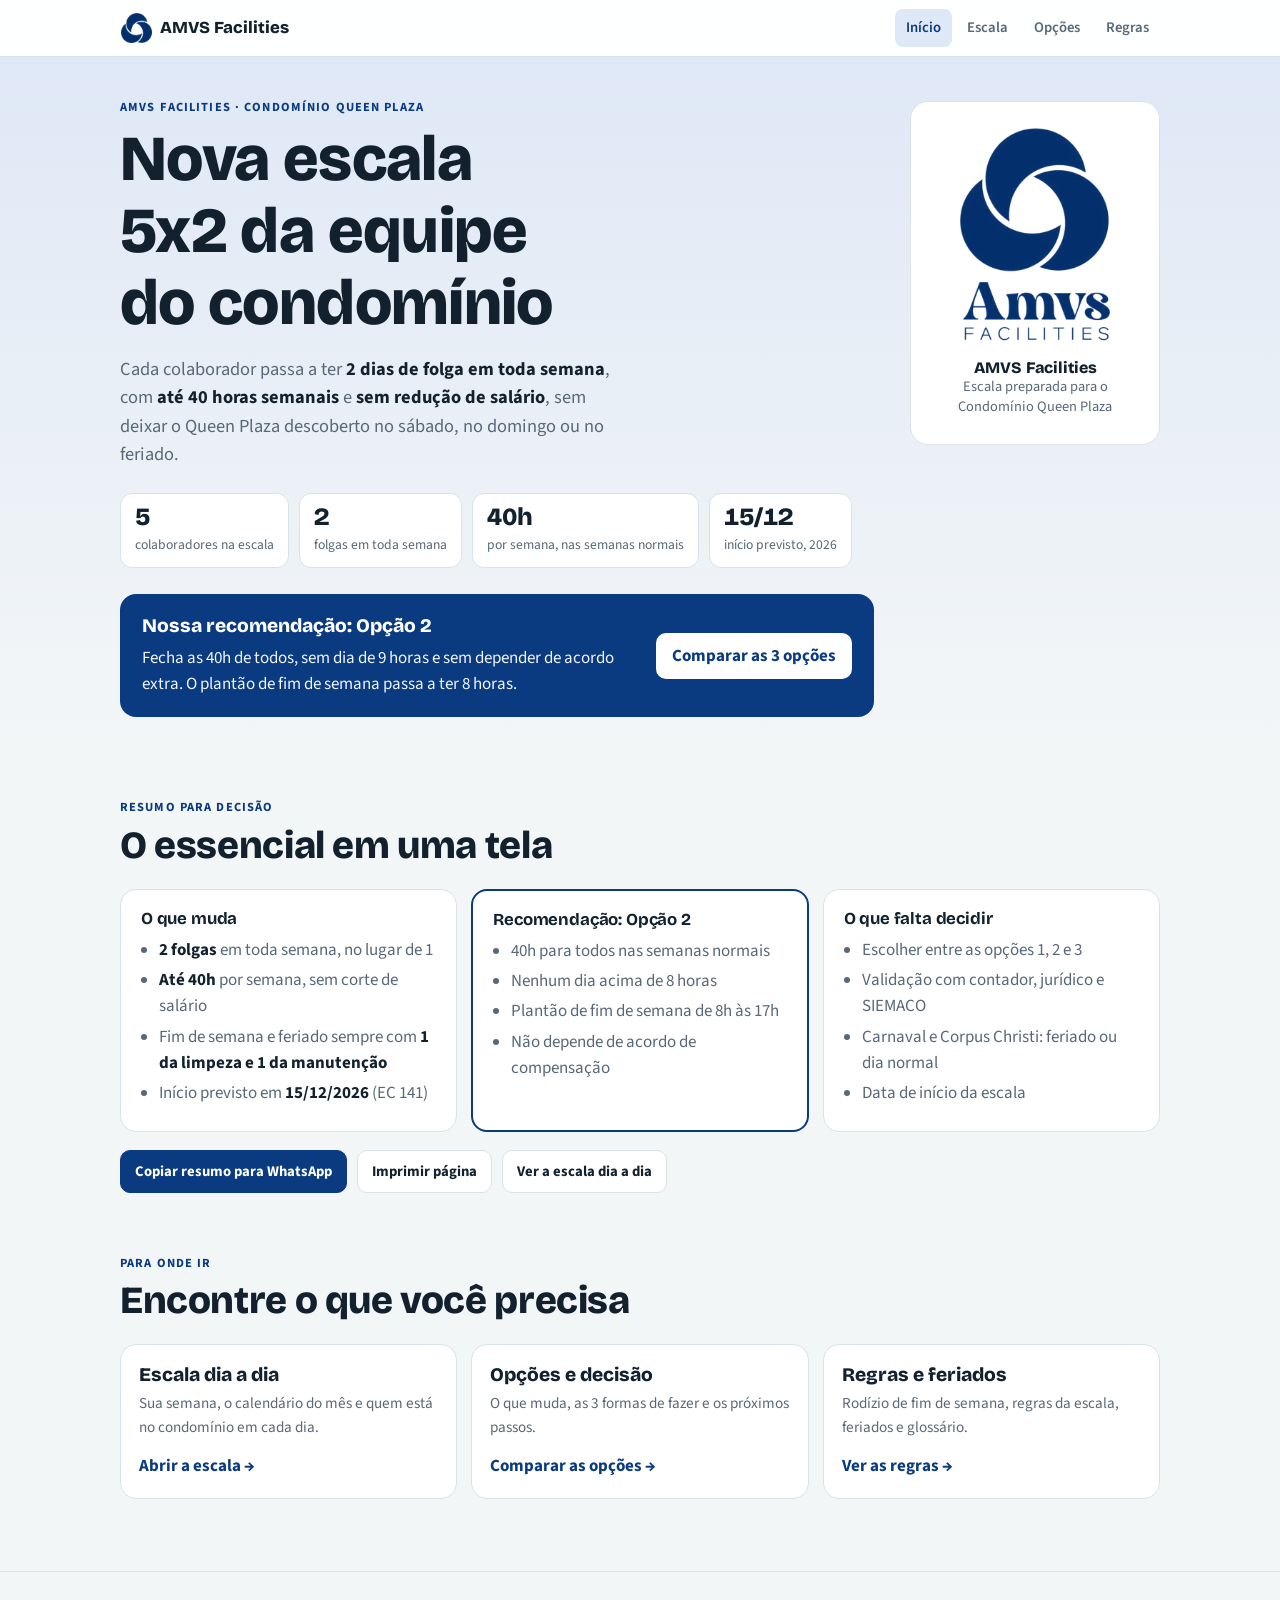
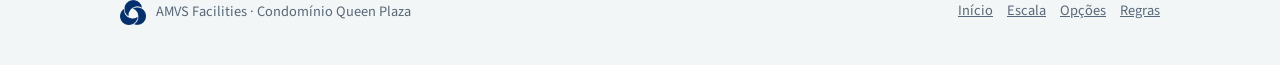
<file: index.html>
<!DOCTYPE html>
<html lang="pt-BR">
<head>
<meta charset="utf-8">
<meta name="viewport" content="width=device-width, initial-scale=1">
<title>Escala 5x2 Queen Plaza</title>
<link rel="icon" type="image/png" href="assets/favicon.png">
<link rel="preconnect" href="https://fonts.googleapis.com">
<link rel="preconnect" href="https://fonts.gstatic.com" crossorigin>
<link href="https://fonts.googleapis.com/css2?family=Bricolage+Grotesque:opsz,wght@12..96,500;12..96,700;12..96,800&family=Source+Sans+3:wght@400;500;600;700&display=swap" rel="stylesheet">
<link rel="stylesheet" href="assets/styles.css">
</head>
<body id="top">
<div class="printhead"><span class="logo logo-mark" role="img" aria-label="Logo AMVS Facilities"></span><div><b>Escala 5x2 · Condomínio Queen Plaza</b><span>AMVS Facilities</span></div></div>

<nav class="nav" aria-label="Páginas">
  <div class="wrap">
    <a class="brand" href="index.html" style="text-decoration:none;color:inherit"><span class="logo logo-mark" role="img" aria-label="Logo AMVS Facilities"></span><span>AMVS Facilities</span></a>
    <ul>
      <li><a href="index.html" aria-current="page">Início</a></li>
      <li><a href="escala.html">Escala</a></li>
      <li><a href="opcoes.html">Opções</a></li>
      <li><a href="regras.html">Regras</a></li>
    </ul>
  </div>
</nav>

<header class="hero">
  <div class="wrap">
  <div class="herogrid"><div class="heroleft">
    <div class="cobrand"><span class="logo logo-mark" role="img" aria-label="Logo AMVS Facilities"></span><span>AMVS Facilities <span class="x">para o</span> Queen Plaza</span></div>
    <div class="eyebrow">AMVS Facilities · Condomínio Queen Plaza</div>
    <h1>Nova escala 5x2 da equipe do condomínio</h1>
    <p class="sub">Cada colaborador passa a ter <b>2 dias de folga em toda semana</b>, com <b>até 40 horas semanais</b> e <b>sem redução de salário</b>, sem deixar o Queen Plaza descoberto no sábado, no domingo ou no feriado.</p>
    <div class="chips">
      <div class="chip"><b>5</b><span>colaboradores na escala</span></div>
      <div class="chip"><b>2</b><span>folgas em toda semana</span></div>
      <div class="chip"><b>40h</b><span>por semana, nas semanas normais</span></div>
      <div class="chip"><b>15/12</b><span>início previsto, 2026</span></div>
    </div>
    <div class="reco">
      <div style="flex:1 1 300px"><b>Nossa recomendação: Opção 2</b>
      <p style="margin-top:4px">Fecha as 40h de todos, sem dia de 9 horas e sem depender de acordo extra. O plantão de fim de semana passa a ter 8 horas.</p></div>
      <a href="opcoes.html">Comparar as 3 opções</a>
    </div>
  </div>
    <aside class="herologo" aria-label="Quem preparou"><span class="logo logo-full" role="img" aria-label="Logo AMVS Facilities"></span><p><b>AMVS Facilities</b>Escala preparada para o Condomínio Queen Plaza</p></aside>
  </div>
  </div>
</header>

<main>
<section id="resumo">
  <div class="wrap">
    <div class="eyebrow">Resumo para decisão</div>
    <h2>O essencial em uma tela</h2>
    <div class="summary">
      <div class="card"><h3>O que muda</h3><ul>
        <li><b>2 folgas</b> em toda semana, no lugar de 1</li>
        <li><b>Até 40h</b> por semana, sem corte de salário</li>
        <li>Fim de semana e feriado sempre com <b>1 da limpeza e 1 da manutenção</b></li>
        <li>Início previsto em <b>15/12/2026</b> (EC 141)</li></ul></div>
      <div class="card" style="border:2px solid var(--brand)"><h3>Recomendação: Opção 2</h3><ul>
        <li>40h para todos nas semanas normais</li>
        <li>Nenhum dia acima de 8 horas</li>
        <li>Plantão de fim de semana de 8h às 17h</li>
        <li>Não depende de acordo de compensação</li></ul></div>
      <div class="card"><h3>O que falta decidir</h3><ul>
        <li>Escolher entre as opções 1, 2 e 3</li>
        <li>Validação com contador, jurídico e SIEMACO</li>
        <li>Carnaval e Corpus Christi: feriado ou dia normal</li>
        <li>Data de início da escala</li></ul></div>
    </div>
    <div class="btnrow">
      <button type="button" class="btn primary" id="copyResumo">Copiar resumo para WhatsApp</button>
      <button type="button" class="btn" id="printAll">Imprimir página</button>
      <a class="btn" href="escala.html" style="text-decoration:none">Ver a escala dia a dia</a>
    </div>
    <div class="copybox" id="copybox1" hidden><p class="legendnote">Selecione o texto abaixo e copie.</p><textarea id="ta1" rows="9" readonly></textarea></div>
  </div>
</section>

<section id="paginas">
  <div class="wrap">
    <div class="eyebrow">Para onde ir</div>
    <h2>Encontre o que você precisa</h2>
    <div class="go">
      <a href="escala.html"><b>Escala dia a dia</b><span>Sua semana, o calendário do mês e quem está no condomínio em cada dia.</span><em>Abrir a escala →</em></a>
      <a href="opcoes.html"><b>Opções e decisão</b><span>O que muda, as 3 formas de fazer e os próximos passos.</span><em>Comparar as opções →</em></a>
      <a href="regras.html"><b>Regras e feriados</b><span>Rodízio de fim de semana, regras da escala, feriados e glossário.</span><em>Ver as regras →</em></a>
    </div>
  </div>
</section>
</main>

<footer>
  <div class="wrap">
    <span class="fb"><span class="logo logo-mark" role="img" aria-label="Logo AMVS Facilities"></span>AMVS Facilities · Condomínio Queen Plaza</span>
    <span class="flinks"><a href="index.html">Início</a><a href="escala.html">Escala</a><a href="opcoes.html">Opções</a><a href="regras.html">Regras</a></span>
  </div>
</footer>
<div class="toast" id="toast" role="status" aria-live="polite"></div>
<script src="assets/data.js"></script>
<script src="assets/app.js"></script>
</body>
</html>
</file>
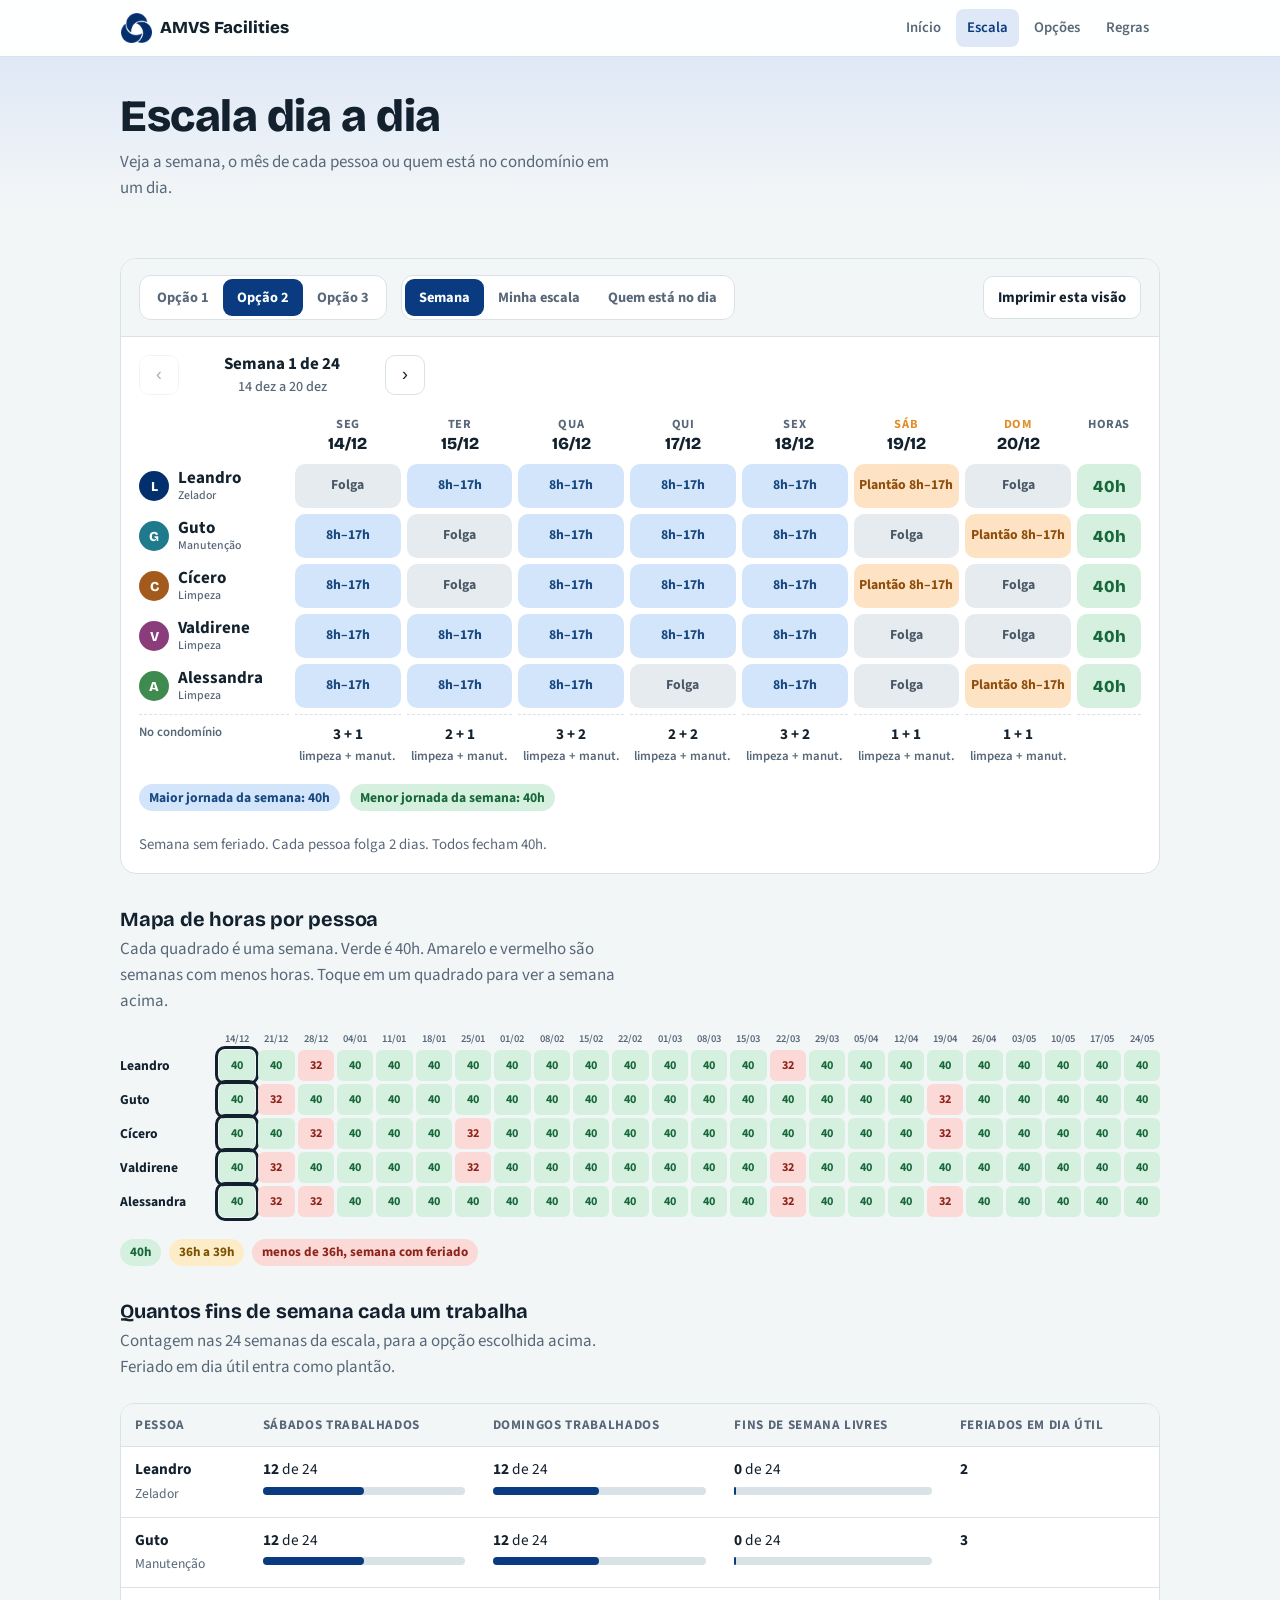
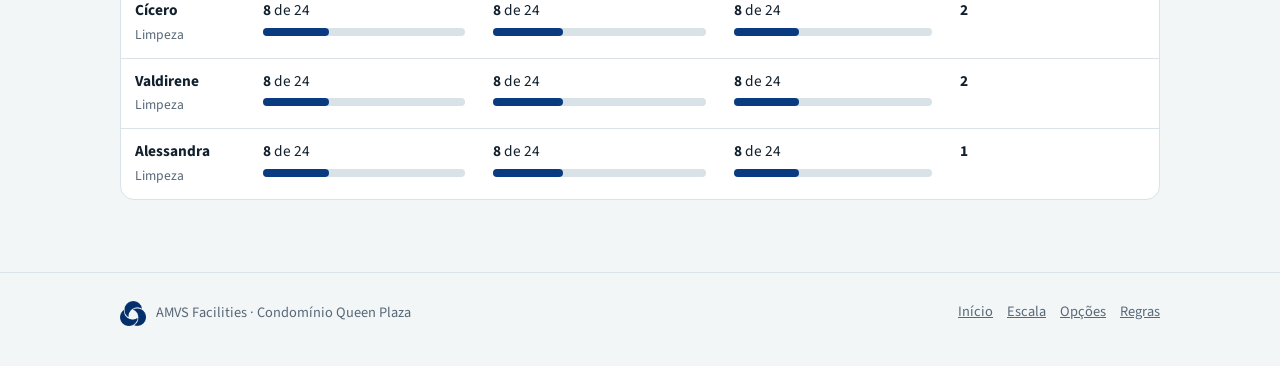
<file: escala.html>
<!DOCTYPE html>
<html lang="pt-BR">
<head>
<meta charset="utf-8">
<meta name="viewport" content="width=device-width, initial-scale=1">
<title>Escala dia a dia</title>
<link rel="icon" type="image/png" href="assets/favicon.png">
<link rel="preconnect" href="https://fonts.googleapis.com">
<link rel="preconnect" href="https://fonts.gstatic.com" crossorigin>
<link href="https://fonts.googleapis.com/css2?family=Bricolage+Grotesque:opsz,wght@12..96,500;12..96,700;12..96,800&family=Source+Sans+3:wght@400;500;600;700&display=swap" rel="stylesheet">
<link rel="stylesheet" href="assets/styles.css">
</head>
<body id="top">
<div class="printhead"><span class="logo logo-mark" role="img" aria-label="Logo AMVS Facilities"></span><div><b>Escala 5x2 · Condomínio Queen Plaza</b><span>AMVS Facilities</span></div></div>

<nav class="nav" aria-label="Páginas">
  <div class="wrap">
    <a class="brand" href="index.html" style="text-decoration:none;color:inherit"><span class="logo logo-mark" role="img" aria-label="Logo AMVS Facilities"></span><span>AMVS Facilities</span></a>
    <ul>
      <li><a href="index.html">Início</a></li>
      <li><a href="escala.html" aria-current="page">Escala</a></li>
      <li><a href="opcoes.html">Opções</a></li>
      <li><a href="regras.html">Regras</a></li>
    </ul>
  </div>
</nav>

<header class="pagehead"><div class="wrap"><h1>Escala dia a dia</h1><p class="lead">Veja a semana, o mês de cada pessoa ou quem está no condomínio em um dia.</p></div></header>

<main>
<section id="escala">
  <div class="wrap">


    <div class="card explorer">
      <div class="ex-head">
        <div class="seg" id="optseg" role="group" aria-label="Opção">
          <button type="button" data-opt="1" aria-pressed="false">Opção 1</button>
          <button type="button" data-opt="2" aria-pressed="true">Opção 2</button>
          <button type="button" data-opt="3" aria-pressed="false">Opção 3</button>
        </div>
        <div class="seg" id="viewseg" role="group" aria-label="Visão">
          <button type="button" data-view="week" aria-pressed="true">Semana</button>
          <button type="button" data-view="person" aria-pressed="false">Minha escala</button>
          <button type="button" data-view="day" aria-pressed="false">Quem está no dia</button>
        </div>
        <button type="button" class="btn push" id="printBtn">Imprimir esta visão</button>
      </div>

      <div id="v-week">
        <div class="ex-bar">
          <div class="weeknav" style="margin-left:0">
            <button type="button" id="prev" aria-label="Semana anterior">‹</button>
            <div class="wl" id="wl" aria-live="polite"></div>
            <button type="button" id="next" aria-label="Próxima semana">›</button>
          </div>
        </div>
        <div class="gridscroll"><div class="sched" id="sched"></div></div>
        <div class="cards" id="cards"></div>
        <div class="ex-sum" id="exsum" style="padding-top:12px"></div>
        <div class="ex-note" id="exnote"></div>
      </div>

      <div id="v-person" hidden>
        <div class="pchips" id="pchips"></div>
        <div class="ex-bar">
          <div class="weeknav" style="margin-left:0">
            <button type="button" id="mprev" aria-label="Mês anterior">‹</button>
            <div class="wl" id="ml"></div>
            <button type="button" id="mnext" aria-label="Próximo mês">›</button>
          </div>
          <span class="legendnote">Laranja com P = plantão. Contorno amarelo = feriado ou data especial.</span>
        </div>
        <div class="mcal" id="mcal"></div>
        <div class="pinfo">
          <div class="row" id="pstats"></div>
          <p id="pnext"></p>
          <div class="btnrow" style="margin-top:0"><button type="button" class="btn primary" id="copyPerson">Copiar escala para WhatsApp</button></div>
          <div class="copybox" id="copybox2" hidden><p class="legendnote">Selecione o texto abaixo e copie.</p><textarea id="ta2" rows="9" readonly></textarea></div>
        </div>
      </div>

      <div id="v-day" hidden>
        <div class="dayctl">
          <button type="button" class="btn" id="dprev" aria-label="Dia anterior">‹</button>
          <input type="date" id="dayin" aria-label="Escolher o dia" min="2026-12-14" max="2027-05-30">
          <button type="button" class="btn" id="dnext" aria-label="Próximo dia">›</button>
          <button type="button" class="btn primary" id="dtoday">Hoje</button>
        </div>
        <div class="dayres" id="dayres" aria-live="polite"></div>
      </div>
    </div>

    <div id="extras">
    <h3 style="margin-top:34px">Mapa de horas por pessoa</h3>
    <p class="lead" style="margin-top:6px">Cada quadrado é uma semana. Verde é 40h. Amarelo e vermelho são semanas com menos horas. Toque em um quadrado para ver a semana acima.</p>
    <div class="heat"><div class="hm" id="hm"></div></div>
    <div class="legend">
      <span class="pill" style="background:var(--good-bg);color:var(--good-fg)">40h</span>
      <span class="pill" style="background:var(--warn-bg);color:var(--warn-fg)">36h a 39h</span>
      <span class="pill" style="background:var(--bad-bg);color:var(--bad-fg)">menos de 36h, semana com feriado</span>
    </div>
    <h3 style="margin-top:34px">Quantos fins de semana cada um trabalha</h3>
    <p class="lead" style="margin-top:6px">Contagem nas 24 semanas da escala, para a opção escolhida acima. Feriado em dia útil entra como plantão.</p>
    <div class="tablewrap"><table id="wkcount"></table></div>
  </div>
  </div>
</section>
</main>

<footer>
  <div class="wrap">
    <span class="fb"><span class="logo logo-mark" role="img" aria-label="Logo AMVS Facilities"></span>AMVS Facilities · Condomínio Queen Plaza</span>
    <span class="flinks"><a href="index.html">Início</a><a href="escala.html">Escala</a><a href="opcoes.html">Opções</a><a href="regras.html">Regras</a></span>
  </div>
</footer>
<div class="toast" id="toast" role="status" aria-live="polite"></div>
<script src="assets/data.js"></script>
<script src="assets/app.js"></script>
</body>
</html>
</file>
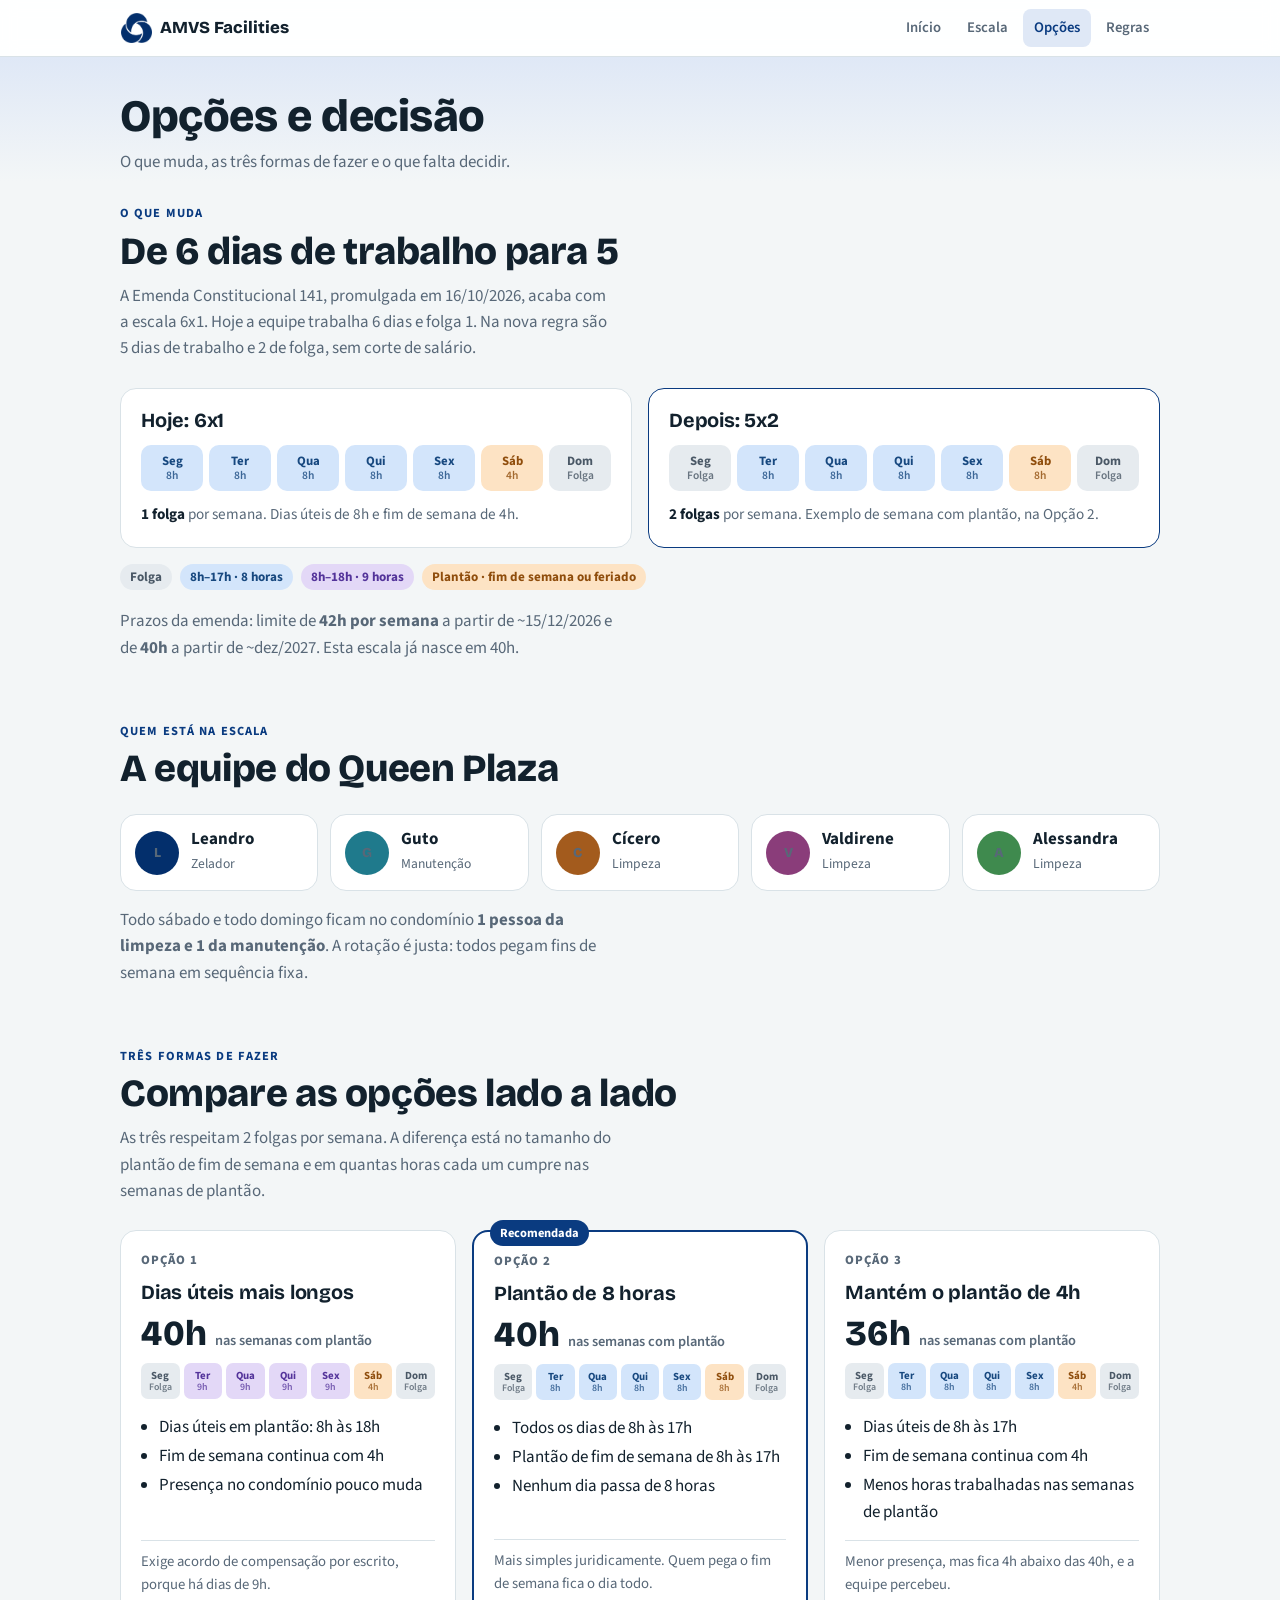
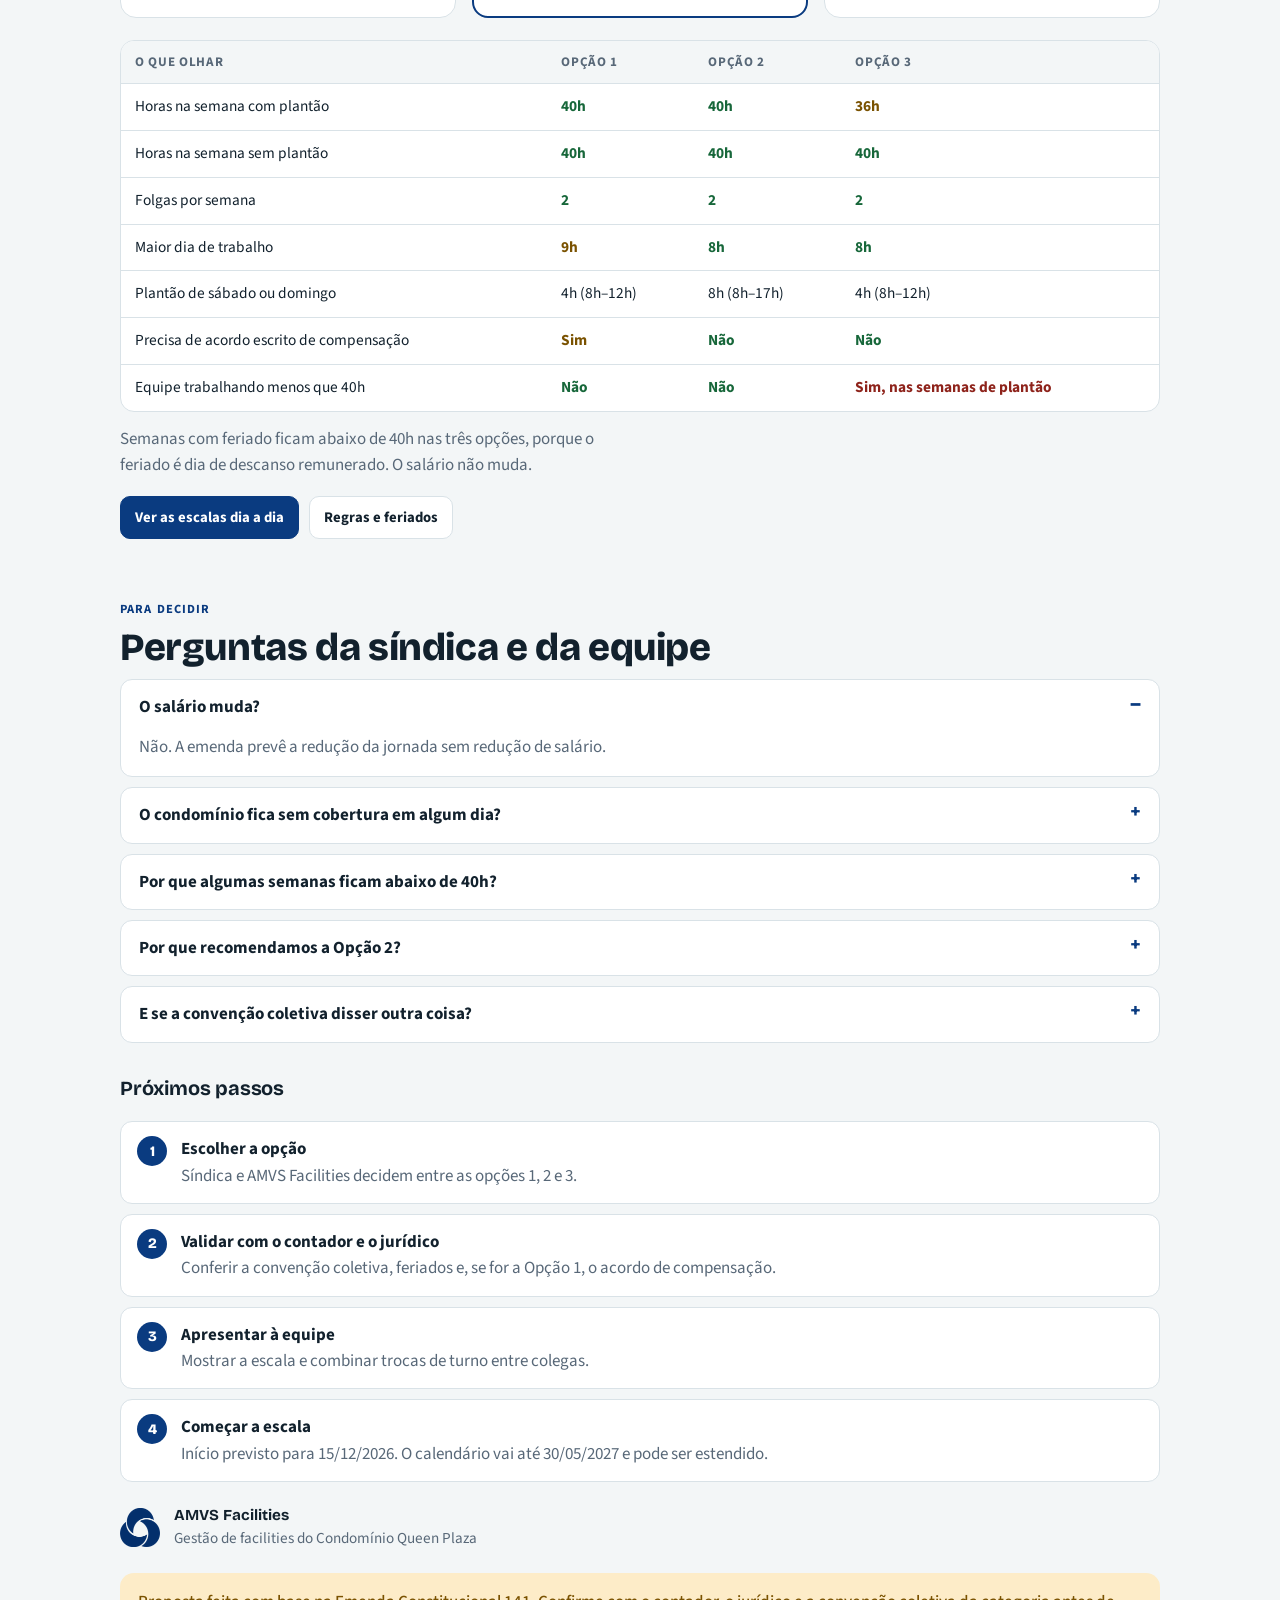
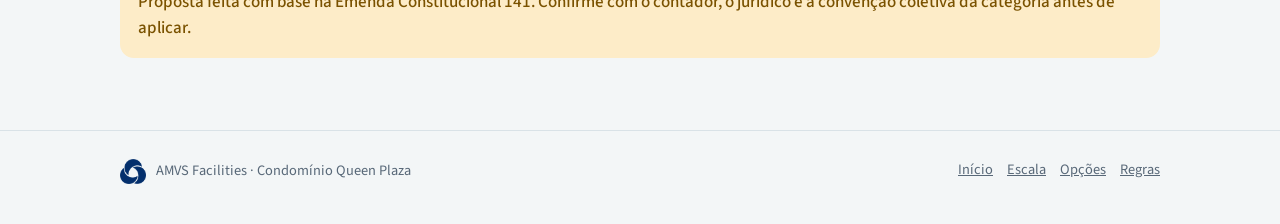
<file: opcoes.html>
<!DOCTYPE html>
<html lang="pt-BR">
<head>
<meta charset="utf-8">
<meta name="viewport" content="width=device-width, initial-scale=1">
<title>Opções da escala</title>
<link rel="icon" type="image/png" href="assets/favicon.png">
<link rel="preconnect" href="https://fonts.googleapis.com">
<link rel="preconnect" href="https://fonts.gstatic.com" crossorigin>
<link href="https://fonts.googleapis.com/css2?family=Bricolage+Grotesque:opsz,wght@12..96,500;12..96,700;12..96,800&family=Source+Sans+3:wght@400;500;600;700&display=swap" rel="stylesheet">
<link rel="stylesheet" href="assets/styles.css">
</head>
<body id="top">
<div class="printhead"><span class="logo logo-mark" role="img" aria-label="Logo AMVS Facilities"></span><div><b>Escala 5x2 · Condomínio Queen Plaza</b><span>AMVS Facilities</span></div></div>

<nav class="nav" aria-label="Páginas">
  <div class="wrap">
    <a class="brand" href="index.html" style="text-decoration:none;color:inherit"><span class="logo logo-mark" role="img" aria-label="Logo AMVS Facilities"></span><span>AMVS Facilities</span></a>
    <ul>
      <li><a href="index.html">Início</a></li>
      <li><a href="escala.html">Escala</a></li>
      <li><a href="opcoes.html" aria-current="page">Opções</a></li>
      <li><a href="regras.html">Regras</a></li>
    </ul>
  </div>
</nav>

<header class="pagehead"><div class="wrap"><h1>Opções e decisão</h1><p class="lead">O que muda, as três formas de fazer e o que falta decidir.</p></div></header>

<main>
<section id="mudanca">
  <div class="wrap">
    <div class="eyebrow">O que muda</div>
    <h2>De 6 dias de trabalho para 5</h2>
    <p class="lead">A Emenda Constitucional 141, promulgada em 16/10/2026, acaba com a escala 6x1. Hoje a equipe trabalha 6 dias e folga 1. Na nova regra são 5 dias de trabalho e 2 de folga, sem corte de salário.</p>
    <div class="ba">
      <div class="card">
        <h3>Hoje: 6x1</h3>
        <div class="week" id="weekBefore"></div>
        <p class="total"><b>1 folga</b> por semana. Dias úteis de 8h e fim de semana de 4h.</p>
      </div>
      <div class="card" style="border-color:var(--brand)">
        <h3>Depois: 5x2</h3>
        <div class="week" id="weekAfter"></div>
        <p class="total"><b>2 folgas</b> por semana. Exemplo de semana com plantão, na Opção 2.</p>
      </div>
    </div>
    <div class="legend">
      <span class="pill s-folga">Folga</span>
      <span class="pill s-n8">8h–17h · 8 horas</span>
      <span class="pill s-n9">8h–18h · 9 horas</span>
      <span class="pill s-w4">Plantão · fim de semana ou feriado</span>
    </div>
    <p class="lead" style="margin-top:18px">Prazos da emenda: limite de <b>42h por semana</b> a partir de ~15/12/2026 e de <b>40h</b> a partir de ~dez/2027. Esta escala já nasce em 40h.</p>
  </div>
</section>

<section id="equipe">
  <div class="wrap">
    <div class="eyebrow">Quem está na escala</div>
    <h2>A equipe do Queen Plaza</h2>
    <div class="team" id="team"></div>
    <p class="lead" style="margin-top:16px">Todo sábado e todo domingo ficam no condomínio <b>1 pessoa da limpeza e 1 da manutenção</b>. A rotação é justa: todos pegam fins de semana em sequência fixa.</p>
  </div>
</section>

<section id="opcoes">
  <div class="wrap">
    <div class="eyebrow">Três formas de fazer</div>
    <h2>Compare as opções lado a lado</h2>
    <p class="lead">As três respeitam 2 folgas por semana. A diferença está no tamanho do plantão de fim de semana e em quantas horas cada um cumpre nas semanas de plantão.</p>

    <div class="opts">
      <article class="card opt">
        <span class="num">Opção 1</span>
        <h3>Dias úteis mais longos</h3>
        <div class="hrs">40h <small>nas semanas com plantão</small></div>
        <div class="mini" aria-label="Exemplo de semana, Leandro">
          <div class="s-folga">Seg<small>Folga</small></div>
          <div class="s-n9">Ter<small>9h</small></div><div class="s-n9">Qua<small>9h</small></div><div class="s-n9">Qui<small>9h</small></div><div class="s-n9">Sex<small>9h</small></div>
          <div class="s-w4">Sáb<small>4h</small></div><div class="s-folga">Dom<small>Folga</small></div>
        </div>
        <ul>
          <li>Dias úteis em plantão: 8h às 18h</li>
          <li>Fim de semana continua com 4h</li>
          <li>Presença no condomínio pouco muda</li>
        </ul>
        <p class="why">Exige acordo de compensação por escrito, porque há dias de 9h.</p>
      </article>

      <article class="card opt rec">
        <span class="tag">Recomendada</span>
        <span class="num">Opção 2</span>
        <h3>Plantão de 8 horas</h3>
        <div class="hrs">40h <small>nas semanas com plantão</small></div>
        <div class="mini" aria-label="Exemplo de semana, Leandro">
          <div class="s-folga">Seg<small>Folga</small></div>
          <div class="s-n8">Ter<small>8h</small></div><div class="s-n8">Qua<small>8h</small></div><div class="s-n8">Qui<small>8h</small></div><div class="s-n8">Sex<small>8h</small></div>
          <div class="s-w4">Sáb<small>8h</small></div><div class="s-folga">Dom<small>Folga</small></div>
        </div>
        <ul>
          <li>Todos os dias de 8h às 17h</li>
          <li>Plantão de fim de semana de 8h às 17h</li>
          <li>Nenhum dia passa de 8 horas</li>
        </ul>
        <p class="why">Mais simples juridicamente. Quem pega o fim de semana fica o dia todo.</p>
      </article>

      <article class="card opt">
        <span class="num">Opção 3</span>
        <h3>Mantém o plantão de 4h</h3>
        <div class="hrs">36h <small>nas semanas com plantão</small></div>
        <div class="mini" aria-label="Exemplo de semana, Leandro">
          <div class="s-folga">Seg<small>Folga</small></div>
          <div class="s-n8">Ter<small>8h</small></div><div class="s-n8">Qua<small>8h</small></div><div class="s-n8">Qui<small>8h</small></div><div class="s-n8">Sex<small>8h</small></div>
          <div class="s-w4">Sáb<small>4h</small></div><div class="s-folga">Dom<small>Folga</small></div>
        </div>
        <ul>
          <li>Dias úteis de 8h às 17h</li>
          <li>Fim de semana continua com 4h</li>
          <li>Menos horas trabalhadas nas semanas de plantão</li>
        </ul>
        <p class="why">Menor presença, mas fica 4h abaixo das 40h, e a equipe percebeu.</p>
      </article>
    </div>

    <div class="tablewrap">
      <table>
        <thead><tr><th>O que olhar</th><th>Opção 1</th><th>Opção 2</th><th>Opção 3</th></tr></thead>
        <tbody>
          <tr><td>Horas na semana com plantão</td><td class="y">40h</td><td class="y">40h</td><td class="w">36h</td></tr>
          <tr><td>Horas na semana sem plantão</td><td class="y">40h</td><td class="y">40h</td><td class="y">40h</td></tr>
          <tr><td>Folgas por semana</td><td class="y">2</td><td class="y">2</td><td class="y">2</td></tr>
          <tr><td>Maior dia de trabalho</td><td class="w">9h</td><td class="y">8h</td><td class="y">8h</td></tr>
          <tr><td>Plantão de sábado ou domingo</td><td>4h (8h–12h)</td><td>8h (8h–17h)</td><td>4h (8h–12h)</td></tr>
          <tr><td>Precisa de acordo escrito de compensação</td><td class="w">Sim</td><td class="y">Não</td><td class="y">Não</td></tr>
          <tr><td>Equipe trabalhando menos que 40h</td><td class="y">Não</td><td class="y">Não</td><td class="n">Sim, nas semanas de plantão</td></tr>
        </tbody>
      </table>
    </div>
    <p class="lead" style="margin-top:14px">Semanas com feriado ficam abaixo de 40h nas três opções, porque o feriado é dia de descanso remunerado. O salário não muda.</p>
    <div class="btnrow"><a class="btn primary" href="escala.html" style="text-decoration:none">Ver as escalas dia a dia</a><a class="btn" href="regras.html" style="text-decoration:none">Regras e feriados</a></div>
  </div>
</section>

<section id="proximos">
  <div class="wrap">
    <div class="eyebrow">Para decidir</div>
    <h2>Perguntas da síndica e da equipe</h2>
    <details open><summary>O salário muda?</summary><p>Não. A emenda prevê a redução da jornada sem redução de salário.</p></details>
    <details><summary>O condomínio fica sem cobertura em algum dia?</summary><p>Não. Em todas as semanas há 1 pessoa da limpeza e 1 da manutenção no sábado e no domingo, e a manutenção tem pelo menos 1 pessoa de segunda a sexta. A tabela "Escala dia a dia" mostra a cobertura de cada dia.</p></details>
    <details><summary>Por que algumas semanas ficam abaixo de 40h?</summary><p>São semanas com feriado. O feriado é um dia de descanso remunerado, então a pessoa recebe como se tivesse trabalhado, mesmo com menos horas na semana.</p></details>
    <details><summary>Por que recomendamos a Opção 2?</summary><p>Porque entrega 40h para todos, sem nenhum dia acima de 8 horas e sem precisar de acordo de compensação. O ponto de atenção é o plantão de fim de semana mais longo.</p></details>
    <details><summary>E se a convenção coletiva disser outra coisa?</summary><p>A convenção prevalece. Se ela tratar de compensação, intervalo ou pagamento de feriado de forma diferente, ajustamos a escala antes de começar.</p></details>

    <h3 style="margin-top:34px">Próximos passos</h3>
    <ol class="steps">
      <li><div><b>Escolher a opção</b><br><span style="color:var(--muted)">Síndica e AMVS Facilities decidem entre as opções 1, 2 e 3.</span></div></li>
      <li><div><b>Validar com o contador e o jurídico</b><br><span style="color:var(--muted)">Conferir a convenção coletiva, feriados e, se for a Opção 1, o acordo de compensação.</span></div></li>
      <li><div><b>Apresentar à equipe</b><br><span style="color:var(--muted)">Mostrar a escala e combinar trocas de turno entre colegas.</span></div></li>
      <li><div><b>Começar a escala</b><br><span style="color:var(--muted)">Início previsto para 15/12/2026. O calendário vai até 30/05/2027 e pode ser estendido.</span></div></li>
    </ol>
    <div class="signoff"><span class="logo logo-mark" role="img" aria-label="Logo AMVS Facilities"></span><div><b>AMVS Facilities</b>Gestão de facilities do Condomínio Queen Plaza</div></div>
    <div class="warnbox">Proposta feita com base na Emenda Constitucional 141. Confirme com o contador, o jurídico e a convenção coletiva da categoria antes de aplicar.</div>
  </div>
</section>
</main>

<footer>
  <div class="wrap">
    <span class="fb"><span class="logo logo-mark" role="img" aria-label="Logo AMVS Facilities"></span>AMVS Facilities · Condomínio Queen Plaza</span>
    <span class="flinks"><a href="index.html">Início</a><a href="escala.html">Escala</a><a href="opcoes.html">Opções</a><a href="regras.html">Regras</a></span>
  </div>
</footer>
<div class="toast" id="toast" role="status" aria-live="polite"></div>
<script src="assets/data.js"></script>
<script src="assets/app.js"></script>
</body>
</html>
</file>
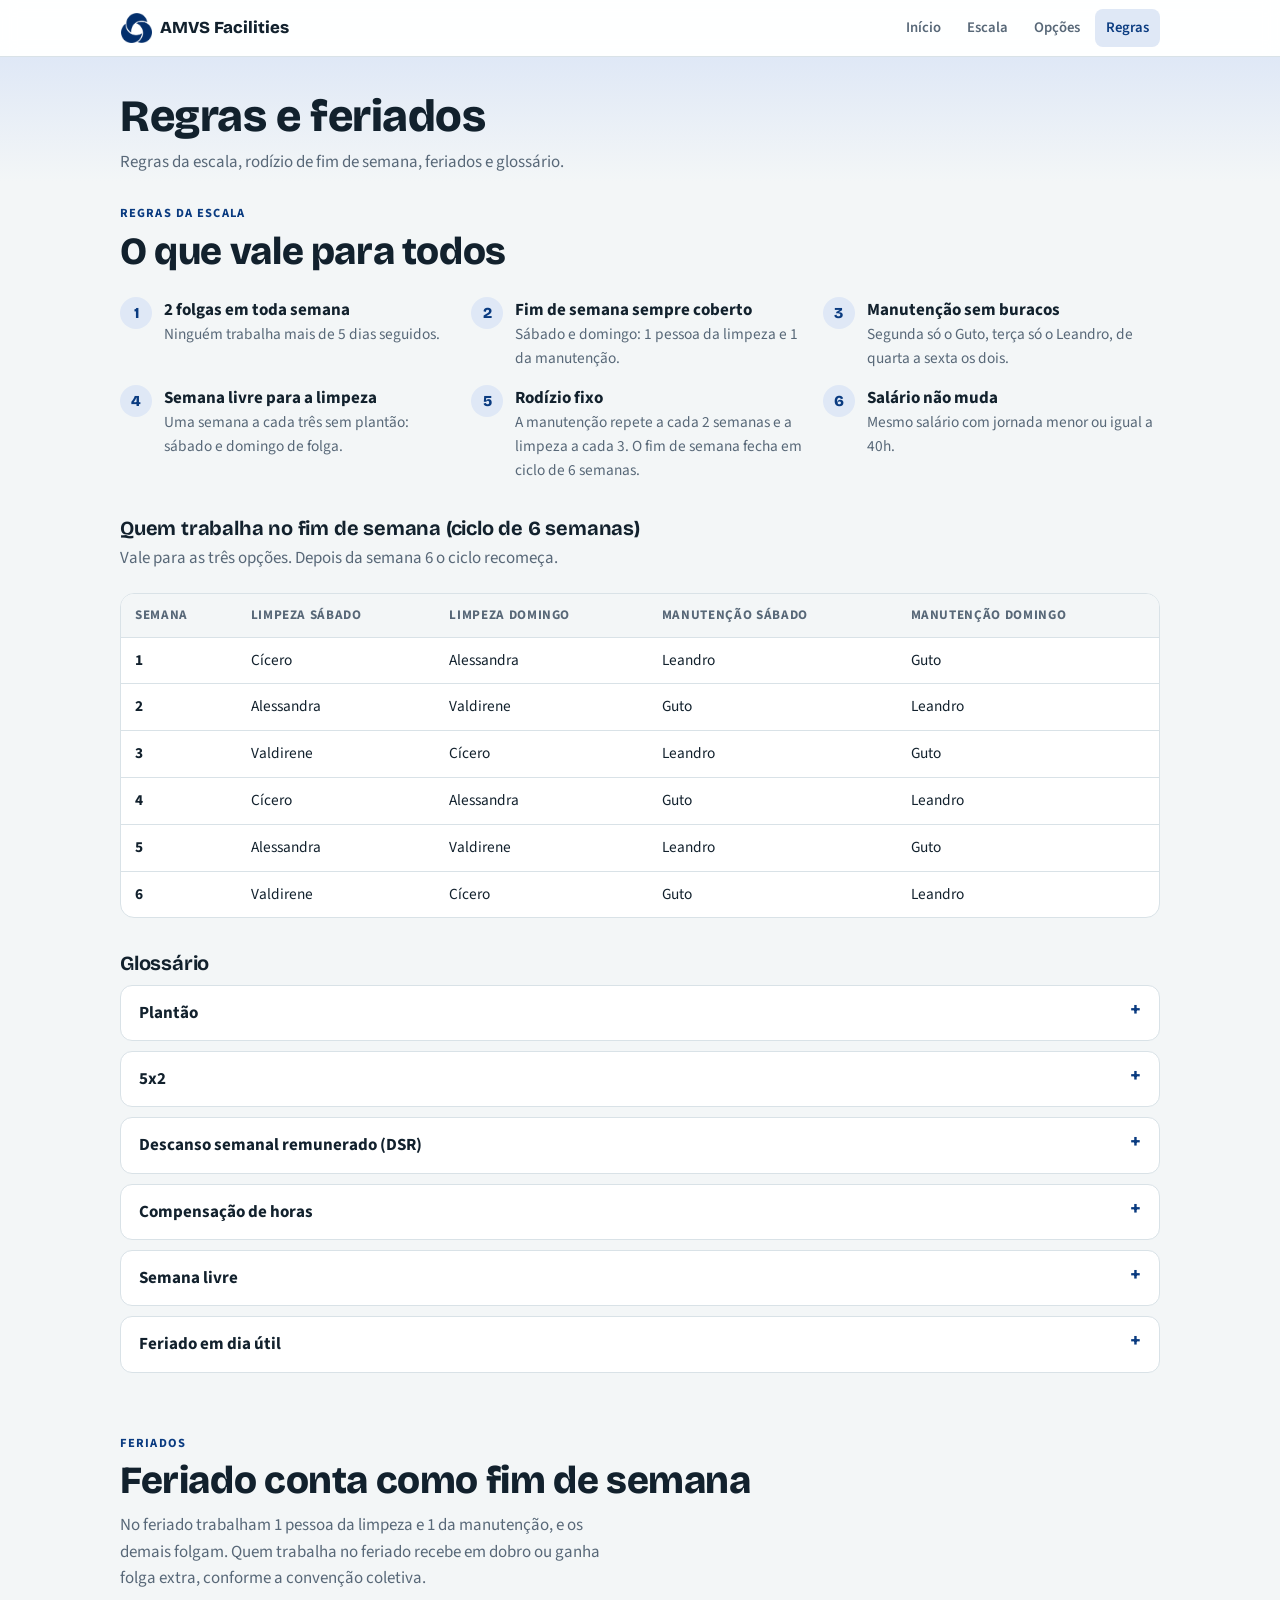
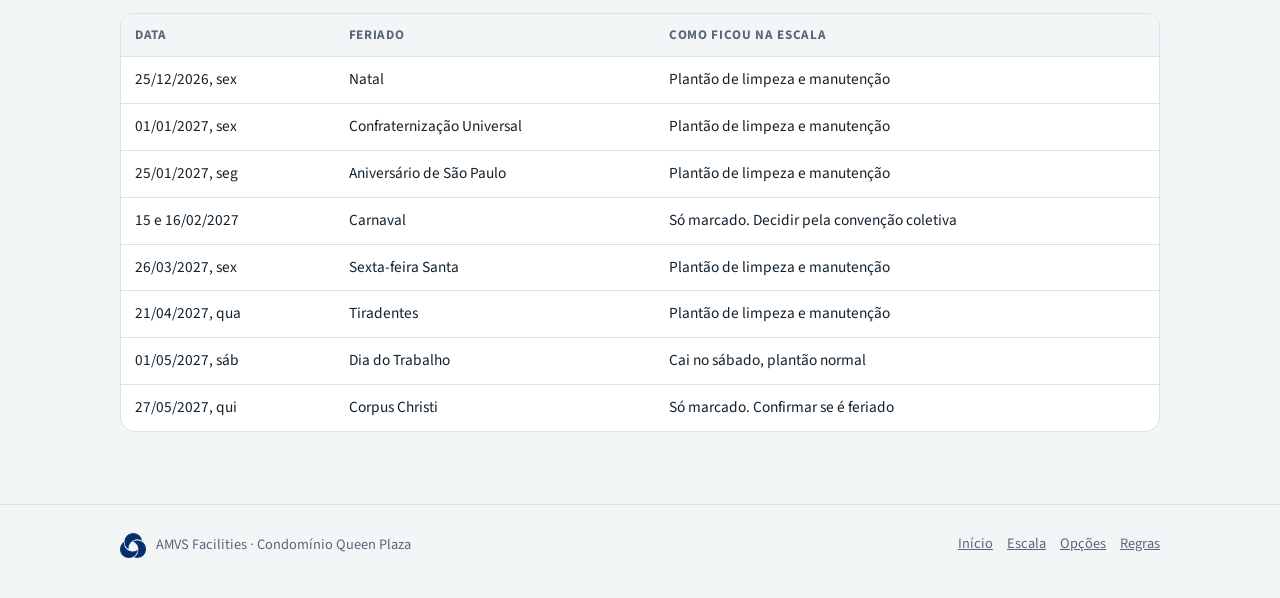
<file: regras.html>
<!DOCTYPE html>
<html lang="pt-BR">
<head>
<meta charset="utf-8">
<meta name="viewport" content="width=device-width, initial-scale=1">
<title>Regras e feriados</title>
<link rel="icon" type="image/png" href="assets/favicon.png">
<link rel="preconnect" href="https://fonts.googleapis.com">
<link rel="preconnect" href="https://fonts.gstatic.com" crossorigin>
<link href="https://fonts.googleapis.com/css2?family=Bricolage+Grotesque:opsz,wght@12..96,500;12..96,700;12..96,800&family=Source+Sans+3:wght@400;500;600;700&display=swap" rel="stylesheet">
<link rel="stylesheet" href="assets/styles.css">
</head>
<body id="top">
<div class="printhead"><span class="logo logo-mark" role="img" aria-label="Logo AMVS Facilities"></span><div><b>Escala 5x2 · Condomínio Queen Plaza</b><span>AMVS Facilities</span></div></div>

<nav class="nav" aria-label="Páginas">
  <div class="wrap">
    <a class="brand" href="index.html" style="text-decoration:none;color:inherit"><span class="logo logo-mark" role="img" aria-label="Logo AMVS Facilities"></span><span>AMVS Facilities</span></a>
    <ul>
      <li><a href="index.html">Início</a></li>
      <li><a href="escala.html">Escala</a></li>
      <li><a href="opcoes.html">Opções</a></li>
      <li><a href="regras.html" aria-current="page">Regras</a></li>
    </ul>
  </div>
</nav>

<header class="pagehead"><div class="wrap"><h1>Regras e feriados</h1><p class="lead">Regras da escala, rodízio de fim de semana, feriados e glossário.</p></div></header>

<main>
<section id="regras">
  <div class="wrap">
    <div class="eyebrow">Regras da escala</div>
    <h2>O que vale para todos</h2>
    <div class="rules">
      <div class="rule"><div class="n">1</div><div><b>2 folgas em toda semana</b><p>Ninguém trabalha mais de 5 dias seguidos.</p></div></div>
      <div class="rule"><div class="n">2</div><div><b>Fim de semana sempre coberto</b><p>Sábado e domingo: 1 pessoa da limpeza e 1 da manutenção.</p></div></div>
      <div class="rule"><div class="n">3</div><div><b>Manutenção sem buracos</b><p>Segunda só o Guto, terça só o Leandro, de quarta a sexta os dois.</p></div></div>
      <div class="rule"><div class="n">4</div><div><b>Semana livre para a limpeza</b><p>Uma semana a cada três sem plantão: sábado e domingo de folga.</p></div></div>
      <div class="rule"><div class="n">5</div><div><b>Rodízio fixo</b><p>A manutenção repete a cada 2 semanas e a limpeza a cada 3. O fim de semana fecha em ciclo de 6 semanas.</p></div></div>
      <div class="rule"><div class="n">6</div><div><b>Salário não muda</b><p>Mesmo salário com jornada menor ou igual a 40h.</p></div></div>
    </div>
    <h3 style="margin-top:34px">Quem trabalha no fim de semana (ciclo de 6 semanas)</h3>
    <p class="lead" style="margin-top:6px">Vale para as três opções. Depois da semana 6 o ciclo recomeça.</p>
    <div class="tablewrap">
      <table>
        <thead><tr><th>Semana</th><th>Limpeza sábado</th><th>Limpeza domingo</th><th>Manutenção sábado</th><th>Manutenção domingo</th></tr></thead>
        <tbody id="rotbody"></tbody>
      </table>
    </div>
    <h3 style="margin-top:34px">Glossário</h3>
    <div class="gloss">
      <details><summary>Plantão</summary><p>Dia em que a pessoa trabalha no sábado, no domingo ou em feriado, dentro do rodízio. Aparece em laranja na escala.</p></details>
      <details><summary>5x2</summary><p>Cinco dias de trabalho e dois dias de folga em toda semana. Substitui o 6x1, com seis dias de trabalho e um de folga.</p></details>
      <details><summary>Descanso semanal remunerado (DSR)</summary><p>É a folga paga. A EC 141 garante dois por semana, sendo um deles preferencialmente no domingo.</p></details>
      <details><summary>Compensação de horas</summary><p>Trabalhar mais em um dia para trabalhar menos em outro, com acordo. A Opção 1 depende disso, porque tem dias de 9 horas.</p></details>
      <details><summary>Semana livre</summary><p>Semana da limpeza sem plantão: sábado e domingo de folga, com 5 dias de 8 horas.</p></details>
      <details><summary>Feriado em dia útil</summary><p>Na escala conta como fim de semana: trabalham 1 da limpeza e 1 da manutenção, e os demais folgam.</p></details>
    </div>
  </div>
</section>

<section id="feriados">
  <div class="wrap">
    <div class="eyebrow">Feriados</div>
    <h2>Feriado conta como fim de semana</h2>
    <p class="lead">No feriado trabalham 1 pessoa da limpeza e 1 da manutenção, e os demais folgam. Quem trabalha no feriado recebe em dobro ou ganha folga extra, conforme a convenção coletiva.</p>
    <div class="tablewrap">
      <table>
        <thead><tr><th>Data</th><th>Feriado</th><th>Como ficou na escala</th></tr></thead>
        <tbody>
          <tr><td>25/12/2026, sex</td><td>Natal</td><td>Plantão de limpeza e manutenção</td></tr>
          <tr><td>01/01/2027, sex</td><td>Confraternização Universal</td><td>Plantão de limpeza e manutenção</td></tr>
          <tr><td>25/01/2027, seg</td><td>Aniversário de São Paulo</td><td>Plantão de limpeza e manutenção</td></tr>
          <tr><td>15 e 16/02/2027</td><td>Carnaval</td><td>Só marcado. Decidir pela convenção coletiva</td></tr>
          <tr><td>26/03/2027, sex</td><td>Sexta-feira Santa</td><td>Plantão de limpeza e manutenção</td></tr>
          <tr><td>21/04/2027, qua</td><td>Tiradentes</td><td>Plantão de limpeza e manutenção</td></tr>
          <tr><td>01/05/2027, sáb</td><td>Dia do Trabalho</td><td>Cai no sábado, plantão normal</td></tr>
          <tr><td>27/05/2027, qui</td><td>Corpus Christi</td><td>Só marcado. Confirmar se é feriado</td></tr>
        </tbody>
      </table>
    </div>
  </div>
</section>
</main>

<footer>
  <div class="wrap">
    <span class="fb"><span class="logo logo-mark" role="img" aria-label="Logo AMVS Facilities"></span>AMVS Facilities · Condomínio Queen Plaza</span>
    <span class="flinks"><a href="index.html">Início</a><a href="escala.html">Escala</a><a href="opcoes.html">Opções</a><a href="regras.html">Regras</a></span>
  </div>
</footer>
<div class="toast" id="toast" role="status" aria-live="polite"></div>
<script src="assets/data.js"></script>
<script src="assets/app.js"></script>
</body>
</html>
</file>
<file: assets/styles.css>
/* Layout: faixa de navegação fixa, seções em coluna única de leitura (máx. 1080px), explorador de escala em grade rolável. Marca AMVS em verde-petróleo, turnos com cores próprias. */
:root{
  --bg:#f3f6f7; --surface:#ffffff; --ink:#12212d; --muted:#586878; --line:#d9e2e7;
  --brand:#0a3b80; --brand-ink:#ffffff; --brand-soft:#dfe8f6; --accent:#e0902b; --logo:#032f6c;
  --folga-bg:#e6ebef; --folga-fg:#4a5866;
  --n8-bg:#d3e5fb; --n8-fg:#17487f;
  --n9-bg:#e3d8f7; --n9-fg:#53339a;
  --w4-bg:#fde3c4; --w4-fg:#8f4d0c;
  --good-bg:#d6f0e0; --good-fg:#17673a; --warn-bg:#fdecc8; --warn-fg:#7a5200; --bad-bg:#fbd9d6; --bad-fg:#8e231b;
  --font-d:'Bricolage Grotesque',system-ui,sans-serif; --font-b:'Source Sans 3',system-ui,sans-serif;
  color-scheme:light;
}
@media (prefers-color-scheme:dark){:root:not([data-theme="light"]){
  --bg:#0c1820; --surface:#13242e; --ink:#e8f0f3; --muted:#9db0bc; --line:#26404d;
  --brand:#86b4f4; --brand-ink:#08182c; --brand-soft:#17304f; --accent:#f0a64a; --logo:#d3e3fb;
  --folga-bg:#26343e; --folga-fg:#b4c2cc;
  --n8-bg:#17365a; --n8-fg:#b9d7fb;
  --n9-bg:#35275f; --n9-fg:#d6c8f7;
  --w4-bg:#5a3710; --w4-fg:#fcd9aa;
  --good-bg:#14452b; --good-fg:#a9e6c1; --warn-bg:#55410b; --warn-fg:#fbdf9b; --bad-bg:#5a1e19; --bad-fg:#f8c3be;
  color-scheme:dark;}}
:root[data-theme="dark"]{
  --bg:#0c1820; --surface:#13242e; --ink:#e8f0f3; --muted:#9db0bc; --line:#26404d;
  --brand:#86b4f4; --brand-ink:#08182c; --brand-soft:#17304f; --accent:#f0a64a; --logo:#d3e3fb;
  --folga-bg:#26343e; --folga-fg:#b4c2cc;
  --n8-bg:#17365a; --n8-fg:#b9d7fb;
  --n9-bg:#35275f; --n9-fg:#d6c8f7;
  --w4-bg:#5a3710; --w4-fg:#fcd9aa;
  --good-bg:#14452b; --good-fg:#a9e6c1; --warn-bg:#55410b; --warn-fg:#fbdf9b; --bad-bg:#5a1e19; --bad-fg:#f8c3be;
  color-scheme:dark;}
*{box-sizing:border-box}
html{scroll-behavior:smooth;scroll-padding-top:64px}
body{margin:0;background:var(--bg);color:var(--ink);font:17px/1.55 var(--font-b);-webkit-text-size-adjust:100%}
h1,h2,h3{font-family:var(--font-d);line-height:1.12;margin:0;text-wrap:balance;letter-spacing:-.01em}
h2{font-size:clamp(1.7rem,4.2vw,2.4rem);font-weight:800}
h3{font-size:1.25rem;font-weight:700}
p{margin:0}
a{color:var(--brand)}
.wrap{max-width:1080px;margin:0 auto;padding:0 20px}
section{padding:56px 0 8px}
.lead{color:var(--muted);max-width:62ch;margin-top:10px;font-size:1.06rem}
.eyebrow{font:700 .78rem/1 var(--font-b);letter-spacing:.09em;text-transform:uppercase;color:var(--brand);margin-bottom:10px}
:focus-visible{outline:3px solid var(--accent);outline-offset:2px;border-radius:6px}

/* nav */
.nav{position:sticky;top:0;z-index:20;background:color-mix(in srgb,var(--surface) 92%,transparent);backdrop-filter:blur(8px);border-bottom:1px solid var(--line)}
.nav .wrap{display:flex;align-items:center;gap:18px;height:56px}
.brand{font:800 1.05rem var(--font-d);white-space:nowrap;display:flex;align-items:center;gap:8px}
.brand .logo-mark{width:32px}
.nav ul{display:flex;gap:4px;list-style:none;margin:0 0 0 auto;padding:0;overflow-x:auto;scrollbar-width:none}
.nav ul::-webkit-scrollbar{display:none}
.nav li a{display:block;padding:8px 11px;border-radius:8px;text-decoration:none;color:var(--muted);font-weight:600;font-size:.92rem;white-space:nowrap}
.nav li a:hover{background:var(--brand-soft);color:var(--brand)}

/* hero */
.hero{padding:44px 0 28px;background:linear-gradient(180deg,var(--brand-soft),transparent)}
.hero h1{font-size:clamp(2.2rem,6.4vw,4rem);font-weight:800;max-width:16ch}
.hero .sub{font-size:1.15rem;color:var(--muted);max-width:56ch;margin-top:16px}
.hero .sub b{color:var(--ink)}
.chips{display:flex;flex-wrap:wrap;gap:10px;margin-top:24px}
.chip{background:var(--surface);border:1px solid var(--line);border-radius:12px;padding:10px 14px;min-width:132px}
.chip b{display:block;font:800 1.55rem/1.1 var(--font-d);font-variant-numeric:tabular-nums}
.chip span{font-size:.85rem;color:var(--muted)}
.reco{margin-top:26px;background:var(--brand);color:var(--brand-ink);border-radius:16px;padding:20px 22px;display:flex;gap:16px;align-items:center;flex-wrap:wrap}
.reco b{font:800 1.2rem var(--font-d)}
.reco p{flex:1 1 280px;opacity:.95}
.reco a{background:var(--brand-ink);color:var(--brand);text-decoration:none;font-weight:700;padding:10px 16px;border-radius:10px}

/* cards & pills */
.card{background:var(--surface);border:1px solid var(--line);border-radius:16px;padding:20px}
.pill{display:inline-flex;align-items:center;gap:6px;border-radius:999px;padding:3px 10px;font-weight:700;font-size:.82rem;white-space:nowrap}
.s-folga{background:var(--folga-bg);color:var(--folga-fg)}
.s-n8{background:var(--n8-bg);color:var(--n8-fg)}
.s-n9{background:var(--n9-bg);color:var(--n9-fg)}
.s-w4{background:var(--w4-bg);color:var(--w4-fg)}
.legend{display:flex;flex-wrap:wrap;gap:8px;margin-top:16px}

/* before / after */
.ba{display:grid;grid-template-columns:1fr 1fr;gap:16px;margin-top:26px}
.week{display:grid;grid-template-columns:repeat(7,1fr);gap:6px;margin-top:14px}
.day{border-radius:10px;padding:8px 2px;text-align:center;font-size:.8rem;font-weight:700;line-height:1.25}
.day small{display:block;font-weight:600;opacity:.8;font-size:.72rem}
.ba .total{margin-top:12px;color:var(--muted);font-size:.95rem}
.ba .total b{color:var(--ink)}

/* team */
.team{display:grid;grid-template-columns:repeat(auto-fit,minmax(170px,1fr));gap:12px;margin-top:24px}
.person{display:flex;gap:12px;align-items:center;padding:14px}
.av{width:44px;height:44px;border-radius:50%;display:grid;place-items:center;font:800 1.1rem var(--font-d);color:#fff;flex:none}
.person b{display:block;line-height:1.2}
.person span{font-size:.85rem;color:var(--muted)}

/* options */
.opts{display:grid;grid-template-columns:repeat(3,1fr);gap:16px;margin-top:26px}
.opt{display:flex;flex-direction:column;gap:12px;position:relative}
.opt.rec{border:2px solid var(--brand)}
.tag{position:absolute;top:-12px;left:16px;background:var(--brand);color:var(--brand-ink);font:700 .78rem var(--font-b);padding:4px 10px;border-radius:999px}
.opt .num{font:800 .8rem var(--font-b);color:var(--muted);letter-spacing:.08em;text-transform:uppercase}
.opt .hrs{font:800 2.2rem/1 var(--font-d);font-variant-numeric:tabular-nums}
.opt .hrs small{font:600 .9rem var(--font-b);color:var(--muted)}
.mini{display:grid;grid-template-columns:repeat(7,1fr);gap:4px}
.mini div{border-radius:7px;padding:6px 0 5px;text-align:center;font-size:.68rem;font-weight:700;line-height:1.2}
.mini small{display:block;font-size:.62rem;opacity:.75;font-weight:600}
.opt ul{margin:0;padding-left:18px;color:var(--ink)}
.opt li{margin:3px 0}
.opt .why{color:var(--muted);font-size:.92rem;margin-top:auto;border-top:1px solid var(--line);padding-top:10px}
.tablewrap{overflow-x:auto;margin-top:22px;border:1px solid var(--line);border-radius:14px;background:var(--surface)}
table{border-collapse:collapse;width:100%;min-width:640px;font-size:.96rem}
th,td{padding:11px 14px;text-align:left;border-bottom:1px solid var(--line);vertical-align:top}
tr:last-child td{border-bottom:0}
th{font-size:.82rem;text-transform:uppercase;letter-spacing:.05em;color:var(--muted);background:var(--bg)}
td.y{color:var(--good-fg);font-weight:700}
td.n{color:var(--bad-fg);font-weight:700}
td.w{color:var(--warn-fg);font-weight:700}

/* explorer */
.explorer{margin-top:24px;padding:0;overflow:hidden}
.ex-head{display:flex;flex-wrap:wrap;gap:14px;align-items:center;padding:16px 18px;border-bottom:1px solid var(--line);background:var(--bg)}
.seg{display:inline-flex;background:var(--surface);border:1px solid var(--line);border-radius:12px;padding:3px}
.seg button{font:700 .9rem var(--font-b);border:0;background:transparent;color:var(--muted);padding:8px 14px;border-radius:9px;cursor:pointer}
.seg button[aria-pressed="true"]{background:var(--brand);color:var(--brand-ink)}
.weeknav{display:flex;align-items:center;gap:8px;margin-left:auto}
.weeknav button{width:40px;height:40px;border-radius:10px;border:1px solid var(--line);background:var(--surface);color:var(--ink);font-size:1.1rem;cursor:pointer}
.weeknav button:disabled{opacity:.35;cursor:default}
.weeknav .wl{min-width:190px;text-align:center;font-weight:700;font-variant-numeric:tabular-nums}
.weeknav .wl small{display:block;font-weight:500;color:var(--muted)}
.gridscroll{overflow-x:auto;padding:16px 18px 6px}
.sched{display:grid;grid-template-columns:150px repeat(7,minmax(86px,1fr)) 64px;gap:6px;min-width:860px;align-items:stretch}
.sched .hd{font:700 .78rem var(--font-b);color:var(--muted);text-align:center;text-transform:uppercase;letter-spacing:.05em;padding-bottom:4px}
.sched .hd b{display:block;font:800 1.05rem var(--font-d);color:var(--ink);letter-spacing:0;text-transform:none}
.sched .hd.we{color:var(--accent)}
.sched .nm{display:flex;align-items:center;gap:9px;font-weight:700;line-height:1.15}
.sched .nm .av{width:30px;height:30px;font-size:.85rem}
.sched .nm small{display:block;font-weight:500;color:var(--muted);font-size:.74rem}
.cell{border-radius:10px;display:grid;place-items:center;padding:9px 4px;font-weight:700;font-size:.86rem;text-align:center;min-height:44px}
.cell small{display:block;font-weight:600;opacity:.8;font-size:.7rem}
.tot{display:grid;place-items:center;border-radius:10px;font:800 1.05rem var(--font-d);font-variant-numeric:tabular-nums}
.tot.ok{background:var(--good-bg);color:var(--good-fg)}
.tot.mid{background:var(--warn-bg);color:var(--warn-fg)}
.tot.low{background:var(--bad-bg);color:var(--bad-fg)}
.sched .cov{font-size:.8rem;color:var(--muted);text-align:center;font-weight:600;border-top:1px dashed var(--line);padding-top:8px}
.sched .cov b{display:block;color:var(--ink);font-size:.95rem}
.ex-note{padding:6px 18px 16px;color:var(--muted);font-size:.93rem;min-height:44px}
.ex-note b{color:var(--ink)}
.ex-sum{display:flex;flex-wrap:wrap;gap:10px;padding:0 18px 16px}
.ex-sum .pill{font-size:.85rem}

/* heatmap */
.heat{overflow-x:auto;margin-top:18px;padding-bottom:6px}
.hm{display:grid;grid-template-columns:96px repeat(24,minmax(30px,1fr));gap:3px;min-width:860px}
.hm .l{font-weight:700;font-size:.85rem;display:flex;align-items:center}
.hm .wk{font-size:.66rem;color:var(--muted);text-align:center;font-weight:600;line-height:1.1;padding-bottom:3px}
.hm button{border:0;border-radius:6px;padding:7px 0;font:700 .76rem var(--font-b);font-variant-numeric:tabular-nums;cursor:pointer}
.hm button.sel{outline:3px solid var(--ink);outline-offset:1px}
.hm .ok{background:var(--good-bg);color:var(--good-fg)}
.hm .mid{background:var(--warn-bg);color:var(--warn-fg)}
.hm .low{background:var(--bad-bg);color:var(--bad-fg)}

/* weekend rotation */
.rot{display:grid;grid-template-columns:repeat(auto-fit,minmax(260px,1fr));gap:16px;margin-top:24px}
.rules{display:grid;grid-template-columns:repeat(auto-fit,minmax(250px,1fr));gap:14px;margin-top:24px}
.rule{display:flex;gap:12px}
.rule .n{flex:none;width:32px;height:32px;border-radius:50%;background:var(--brand-soft);color:var(--brand);display:grid;place-items:center;font:800 .95rem var(--font-d)}
.rule p{color:var(--muted);font-size:.96rem}
.rule b{display:block;color:var(--ink)}

/* faq */
details{background:var(--surface);border:1px solid var(--line);border-radius:12px;padding:0;margin-top:10px}
summary{cursor:pointer;font-weight:700;padding:14px 18px;list-style:none;display:flex;justify-content:space-between;gap:12px}
summary::after{content:'+';font:700 1.3rem/1 var(--font-d);color:var(--brand)}
details[open] summary::after{content:'–'}
details p{padding:0 18px 16px;color:var(--muted)}
.steps{counter-reset:s;display:grid;gap:10px;margin-top:22px;padding:0;list-style:none}
.steps li{counter-increment:s;display:flex;gap:14px;align-items:flex-start;background:var(--surface);border:1px solid var(--line);border-radius:12px;padding:14px 16px}
.steps li::before{content:counter(s);flex:none;width:30px;height:30px;border-radius:50%;background:var(--brand);color:var(--brand-ink);display:grid;place-items:center;font:800 .9rem var(--font-d)}
.warnbox{margin-top:22px;background:var(--warn-bg);color:var(--warn-fg);border-radius:14px;padding:16px 18px;font-weight:500}
footer{margin-top:64px;padding:28px 0 40px;border-top:1px solid var(--line);color:var(--muted);font-size:.9rem}
footer .wrap{display:flex;justify-content:space-between;gap:12px;flex-wrap:wrap}


[hidden]{display:none!important}
.btnrow{display:flex;flex-wrap:wrap;gap:10px;margin-top:18px}
.btn{font:700 .92rem var(--font-b);border-radius:10px;border:1px solid var(--line);background:var(--surface);color:var(--ink);padding:10px 14px;cursor:pointer}
.btn.primary{background:var(--brand);color:var(--brand-ink);border-color:var(--brand)}
.btn:hover{filter:brightness(.96)}
.summary{display:grid;grid-template-columns:repeat(3,1fr);gap:14px;margin-top:22px}
.summary h3{font-size:1.05rem;margin-bottom:8px}
.summary ul{margin:0;padding-left:18px;color:var(--muted)}
.summary li{margin:4px 0}
.summary b{color:var(--ink)}
.copybox{margin-top:12px}
.copybox textarea{width:100%;font:500 .92rem/1.45 var(--font-b);background:var(--surface);color:var(--ink);border:1px solid var(--line);border-radius:10px;padding:10px}
.toast{position:fixed;left:50%;bottom:22px;transform:translateX(-50%);background:var(--ink);color:var(--bg);padding:10px 16px;border-radius:10px;font-weight:600;font-size:.92rem;z-index:50;max-width:90vw;opacity:0;pointer-events:none;transition:opacity .2s}
.toast.on{opacity:1}
.ex-head .push{margin-left:auto}
.ex-bar{display:flex;flex-wrap:wrap;gap:12px;align-items:center;padding:14px 18px 0}
.cards{display:none;padding:12px 18px 4px;gap:10px;grid-template-columns:1fr}
.pc{border:1px solid var(--line);border-radius:14px;padding:12px;background:var(--surface)}
.pc .top{display:flex;align-items:center;justify-content:space-between;gap:10px;margin-bottom:10px}
.pc .nm2{display:flex;align-items:center;gap:9px;line-height:1.15}
.pc .nm2 small{display:block;color:var(--muted);font-weight:500;font-size:.78rem}
.pc .mini div{font-size:.72rem;padding:7px 0 6px}
.pc .mini small{font-size:.7rem;margin-top:2px}
.legendnote{color:var(--muted);font-size:.88rem}
.pchips{display:flex;gap:8px;flex-wrap:wrap;padding:14px 18px 0}
.pchip{display:inline-flex;align-items:center;gap:8px;font:700 .92rem var(--font-b);border:1px solid var(--line);background:var(--surface);color:var(--ink);padding:6px 12px 6px 6px;border-radius:999px;cursor:pointer}
.pchip .av{width:28px;height:28px;font-size:.8rem}
.pchip[aria-pressed="true"]{background:var(--brand);color:var(--brand-ink);border-color:var(--brand)}
.mcal{display:grid;grid-template-columns:repeat(7,1fr);gap:5px;padding:12px 18px}
.mcal .dh{text-align:center;font:700 .72rem var(--font-b);color:var(--muted);text-transform:uppercase}
.mcal .d{border-radius:10px;min-height:56px;padding:4px 5px;font-weight:700;font-size:.8rem;display:flex;flex-direction:column;justify-content:space-between;align-items:center}
.mcal .d i{font-style:normal;font-weight:600;font-size:.7rem;opacity:.85;align-self:flex-start}
.mcal .d.out{background:transparent;border:1px dashed var(--line);color:var(--muted)}
.mcal .d.hol{box-shadow:inset 0 0 0 2px var(--accent)}
.pinfo{padding:0 18px 14px;display:grid;gap:10px}
.pinfo .row{display:flex;flex-wrap:wrap;gap:8px}
.pinfo p{color:var(--muted);font-size:.95rem}
.pinfo p b{color:var(--ink)}
.dayctl{display:flex;flex-wrap:wrap;gap:10px;align-items:center;padding:14px 18px 0}
.dayctl input{font:600 1rem var(--font-b);padding:9px 10px;border-radius:10px;border:1px solid var(--line);background:var(--surface);color:var(--ink)}
.dayres{padding:12px 18px 16px;display:grid;gap:8px}
.dayres h4{font:800 1.2rem var(--font-d);margin:0}
.dayrow{display:flex;align-items:center;gap:12px;border:1px solid var(--line);border-radius:12px;padding:10px 12px;background:var(--surface)}
.dayrow .who{flex:1;line-height:1.2;font-weight:700}
.dayrow .who small{display:block;color:var(--muted);font-weight:500;font-size:.8rem}
.dayrow.off{opacity:.65}
.bar{height:8px;border-radius:99px;background:var(--brand);min-width:2px}
.barbox{background:var(--line);border-radius:99px;height:8px;width:100%;min-width:70px;margin-top:5px}
td .n{font-weight:700;color:var(--ink)}
.gloss details p{padding-bottom:14px}
@media (max-width:820px){.summary{grid-template-columns:1fr}.gridscroll{display:none}.cards{display:grid}.ex-head .push{margin-left:0}}
@media print{
  *{-webkit-print-color-adjust:exact;print-color-adjust:exact}
  .nav,.btnrow,.toast,.copybox,footer,.hero .reco,.weeknav button,.ex-head .seg,.pchips,.dayctl,#printBtn{display:none!important}
  body{background:#fff;color:#000;font-size:12pt}
  section{padding:24px 0 0;break-inside:avoid-page}
  .card,.tablewrap,details{break-inside:avoid}
  .gridscroll{display:block!important}.cards{display:none!important}
  body.print-ex main>section:not(#escala),body.print-ex header,body.print-ex #extras,body.print-ex #escala .lead,body.print-ex #escala .eyebrow{display:none!important}
}

.logo{display:block;background:var(--logo);-webkit-mask:var(--m) center/contain no-repeat;mask:var(--m) center/contain no-repeat}
.logo-mark{--m:url([data-uri]);width:30px;aspect-ratio:160/154;flex:none}
.logo-full{--m:url([data-uri]);width:150px;aspect-ratio:420/600}
.herogrid{display:grid;grid-template-columns:1fr 250px;gap:36px;align-items:start}
.herologo{background:var(--surface);border:1px solid var(--line);border-radius:18px;padding:26px 20px;display:grid;gap:16px;justify-items:center;text-align:center;position:sticky;top:76px}
.herologo p{font-size:.9rem;color:var(--muted);line-height:1.4}
.herologo p b{display:block;color:var(--ink);font:800 1rem var(--font-d)}
.cobrand{display:none;align-items:center;gap:10px;margin-bottom:18px;font:700 .95rem var(--font-d)}
.cobrand .logo-mark{width:38px}
.cobrand span.x{color:var(--muted);font-weight:500}
.signoff{display:flex;align-items:center;gap:14px;margin-top:22px;color:var(--muted);font-size:.95rem}
.signoff .logo-mark{width:40px}
.signoff b{color:var(--ink);display:block;font-family:var(--font-d)}
footer .logo-mark{width:26px}
footer .fb{display:flex;align-items:center;gap:10px}
.printhead{display:none}
@media (max-width:820px){.herogrid{grid-template-columns:1fr}.herologo{display:none}.cobrand{display:flex}}
@media print{.printhead{display:flex;align-items:center;gap:14px;padding:0 0 10px;margin-bottom:6px;border-bottom:2px solid #032f6c}.printhead .logo-mark{width:48px}.printhead b{font:800 1.2rem var(--font-d);display:block}.printhead span{font-size:.95rem;color:#444}.herologo{position:static}}

@media (max-width:820px){
  .opts{grid-template-columns:1fr}
  .ba{grid-template-columns:1fr}
  .weeknav{margin-left:0;width:100%;justify-content:space-between}
  .nav ul{margin-left:0}
  .brand span:not(.logo){display:none}
}
@media (prefers-reduced-motion:reduce){html{scroll-behavior:auto}}

.nav li a[aria-current="page"]{background:var(--brand-soft);color:var(--brand)}
.pagehead{padding:34px 0 6px;background:linear-gradient(180deg,var(--brand-soft),transparent)}
.pagehead h1{font-size:clamp(1.9rem,5vw,2.8rem);font-weight:800}
.pagehead .lead{margin-top:8px}
.go{display:grid;grid-template-columns:repeat(auto-fit,minmax(230px,1fr));gap:14px;margin-top:22px}
.go a{display:flex;flex-direction:column;gap:6px;padding:18px;border:1px solid var(--line);border-radius:16px;background:var(--surface);text-decoration:none;color:var(--ink)}
.go a:hover{border-color:var(--brand)}
.go a b{font:800 1.2rem var(--font-d)}
.go a span{color:var(--muted);font-size:.95rem}
.go a em{font-style:normal;color:var(--brand);font-weight:700;margin-top:auto;padding-top:8px}
footer .flinks{display:flex;gap:14px;flex-wrap:wrap}
footer .flinks a{color:var(--muted)}
@media print{.pagehead{display:none}}
.pagehead + main > section:first-child{padding-top:26px}
</file>
